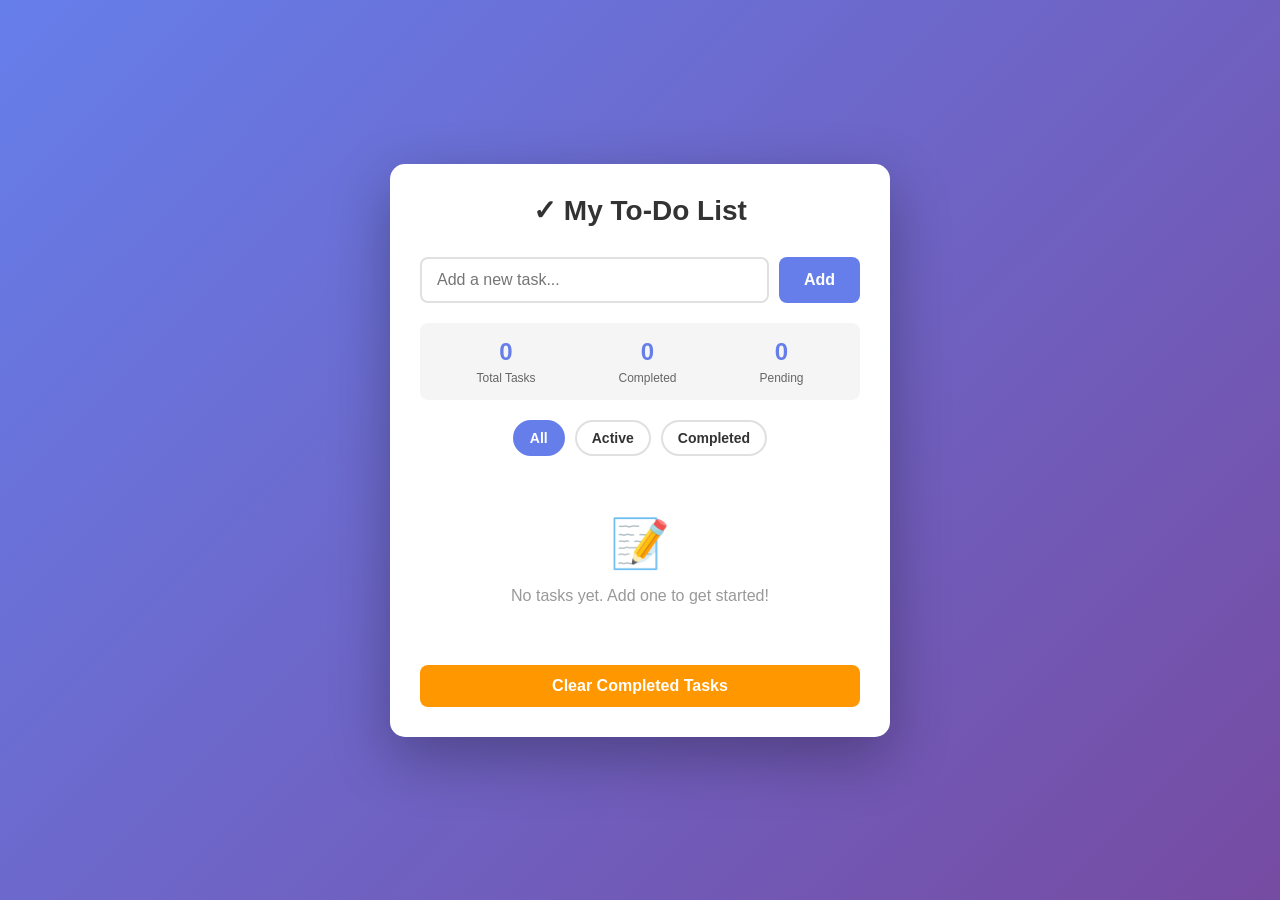
<file: todo.html>
<!DOCTYPE html>
<html lang="en">
<head>
    <meta charset="UTF-8">
    <meta name="viewport" content="width=device-width, initial-scale=1.0">
    <title>To-Do List App</title>
    <style>
        * {
            margin: 0;
            padding: 0;
            box-sizing: border-box;
        }

        body {
            font-family: 'Segoe UI', Tahoma, Geneva, Verdana, sans-serif;
            background: linear-gradient(135deg, #667eea 0%, #764ba2 100%);
            min-height: 100vh;
            display: flex;
            justify-content: center;
            align-items: center;
            padding: 20px;
        }

        .container {
            background: white;
            border-radius: 15px;
            box-shadow: 0 20px 60px rgba(0, 0, 0, 0.3);
            width: 100%;
            max-width: 500px;
            padding: 30px;
        }

        h1 {
            text-align: center;
            color: #333;
            margin-bottom: 30px;
            font-size: 28px;
        }

        .input-container {
            display: flex;
            gap: 10px;
            margin-bottom: 20px;
        }

        input[type="text"] {
            flex: 1;
            padding: 12px 15px;
            border: 2px solid #e0e0e0;
            border-radius: 8px;
            font-size: 16px;
            transition: border-color 0.3s;
        }

        input[type="text"]:focus {
            outline: none;
            border-color: #667eea;
        }

        button {
            padding: 12px 25px;
            background: #667eea;
            color: white;
            border: none;
            border-radius: 8px;
            font-size: 16px;
            font-weight: bold;
            cursor: pointer;
            transition: background 0.3s;
        }

        button:hover {
            background: #5568d3;
        }

        button:active {
            transform: scale(0.98);
        }

        .stats {
            display: flex;
            justify-content: space-around;
            margin-bottom: 20px;
            padding: 15px;
            background: #f5f5f5;
            border-radius: 8px;
        }

        .stat {
            text-align: center;
        }

        .stat-number {
            font-size: 24px;
            font-weight: bold;
            color: #667eea;
        }

        .stat-label {
            font-size: 12px;
            color: #666;
            margin-top: 5px;
        }

        .filter-buttons {
            display: flex;
            gap: 10px;
            margin-bottom: 20px;
            justify-content: center;
        }

        .filter-btn {
            padding: 8px 15px;
            border: 2px solid #e0e0e0;
            background: white;
            color: #333;
            border-radius: 20px;
            cursor: pointer;
            transition: all 0.3s;
            font-size: 14px;
        }

        .filter-btn.active {
            background: #667eea;
            color: white;
            border-color: #667eea;
        }

        .todo-list {
            max-height: 400px;
            overflow-y: auto;
        }

        .todo-item {
            display: flex;
            align-items: center;
            padding: 15px;
            background: #f9f9f9;
            border-radius: 8px;
            margin-bottom: 10px;
            transition: all 0.3s;
            border-left: 4px solid #667eea;
        }

        .todo-item.completed {
            background: #e8f5e9;
            border-left-color: #4caf50;
        }

        .todo-item.completed .todo-text {
            text-decoration: line-through;
            color: #999;
        }

        input[type="checkbox"] {
            width: 20px;
            height: 20px;
            margin-right: 15px;
            cursor: pointer;
            accent-color: #667eea;
        }

        .todo-text {
            flex: 1;
            color: #333;
            word-break: break-word;
        }

        .delete-btn {
            background: #ff6b6b;
            color: white;
            border: none;
            padding: 6px 12px;
            border-radius: 5px;
            cursor: pointer;
            font-size: 14px;
            transition: background 0.3s;
        }

        .delete-btn:hover {
            background: #ee5a52;
        }

        .empty-state {
            text-align: center;
            padding: 40px 20px;
            color: #999;
        }

        .empty-state-icon {
            font-size: 48px;
            margin-bottom: 15px;
        }

        .clear-all-btn {
            width: 100%;
            margin-top: 20px;
            background: #ff9800;
            padding: 12px;
        }

        .clear-all-btn:hover {
            background: #e68900;
        }

        .todo-item.hidden {
            display: none;
        }

        @media (max-width: 480px) {
            .container {
                padding: 20px;
            }

            h1 {
                font-size: 24px;
                margin-bottom: 20px;
            }

            .input-container {
                flex-direction: column;
            }

            button {
                width: 100%;
            }

            .stats {
                flex-direction: column;
                gap: 15px;
            }
        }
    </style>
</head>
<body>
    <div class="container">
        <h1>✓ My To-Do List</h1>

        <div class="input-container">
            <input 
                type="text" 
                id="todoInput" 
                placeholder="Add a new task..."
                autocomplete="off"
            >
            <button onclick="addTodo()">Add</button>
        </div>

        <div class="stats">
            <div class="stat">
                <div class="stat-number" id="totalTodos">0</div>
                <div class="stat-label">Total Tasks</div>
            </div>
            <div class="stat">
                <div class="stat-number" id="completedTodos">0</div>
                <div class="stat-label">Completed</div>
            </div>
            <div class="stat">
                <div class="stat-number" id="pendingTodos">0</div>
                <div class="stat-label">Pending</div>
            </div>
        </div>

        <div class="filter-buttons">
            <button class="filter-btn active" onclick="filterTodos('all')">All</button>
            <button class="filter-btn" onclick="filterTodos('active')">Active</button>
            <button class="filter-btn" onclick="filterTodos('completed')">Completed</button>
        </div>

        <div class="todo-list" id="todoList">
            <div class="empty-state">
                <div class="empty-state-icon">📝</div>
                <p>No tasks yet. Add one to get started!</p>
            </div>
        </div>

        <button class="clear-all-btn" onclick="clearCompleted()">Clear Completed Tasks</button>
    </div>

    <script>
        // Initialize
        let todos = [];
        let currentFilter = 'all';

        // Load from localStorage on page load
        function loadTodos() {
            const saved = localStorage.getItem('todos');
            if (saved) {
                todos = JSON.parse(saved);
            }
            render();
        }

        // Save to localStorage
        function saveTodos() {
            localStorage.setItem('todos', JSON.stringify(todos));
        }

        // Add new todo
        function addTodo() {
            const input = document.getElementById('todoInput');
            const text = input.value.trim();

            if (text === '') {
                alert('Please enter a task!');
                return;
            }

            const todo = {
                id: Date.now(),
                text: text,
                completed: false,
                createdAt: new Date().toLocaleString()
            };

            todos.unshift(todo);
            saveTodos();
            input.value = '';
            input.focus();
            render();
        }

        // Delete todo
        function deleteTodo(id) {
            todos = todos.filter(todo => todo.id !== id);
            saveTodos();
            render();
        }

        // Toggle todo completion
        function toggleTodo(id) {
            const todo = todos.find(t => t.id === id);
            if (todo) {
                todo.completed = !todo.completed;
                saveTodos();
                render();
            }
        }

        // Clear completed todos
        function clearCompleted() {
            if (todos.filter(t => t.completed).length === 0) {
                alert('No completed tasks to clear!');
                return;
            }

            if (confirm('Delete all completed tasks?')) {
                todos = todos.filter(todo => !todo.completed);
                saveTodos();
                render();
            }
        }

        // Filter todos
        function filterTodos(filter) {
            currentFilter = filter;

            document.querySelectorAll('.filter-btn').forEach(btn => {
                btn.classList.remove('active');
            });
            event.target.classList.add('active');

            render();
        }

        // Update statistics
        function updateStats() {
            const total = todos.length;
            const completed = todos.filter(t => t.completed).length;
            const pending = total - completed;

            document.getElementById('totalTodos').textContent = total;
            document.getElementById('completedTodos').textContent = completed;
            document.getElementById('pendingTodos').textContent = pending;
        }

        // Render todos
        function render() {
            const todoList = document.getElementById('todoList');
            updateStats();

            if (todos.length === 0) {
                todoList.innerHTML = `
                    <div class="empty-state">
                        <div class="empty-state-icon">📝</div>
                        <p>No tasks yet. Add one to get started!</p>
                    </div>
                `;
                return;
            }

            let filtered = todos;
            if (currentFilter === 'active') {
                filtered = todos.filter(t => !t.completed);
            } else if (currentFilter === 'completed') {
                filtered = todos.filter(t => t.completed);
            }

            if (filtered.length === 0) {
                todoList.innerHTML = `
                    <div class="empty-state">
                        <div class="empty-state-icon">✨</div>
                        <p>No ${currentFilter} tasks!</p>
                    </div>
                `;
                return;
            }

            todoList.innerHTML = filtered.map(todo => `
                <div class="todo-item ${todo.completed ? 'completed' : ''}">
                    <input 
                        type="checkbox" 
                        ${todo.completed ? 'checked' : ''}
                        onchange="toggleTodo(${todo.id})"
                    >
                    <div class="todo-text">${escapeHtml(todo.text)}</div>
                    <button class="delete-btn" onclick="deleteTodo(${todo.id})">Delete</button>
                </div>
            `).join('');
        }

        // Escape HTML to prevent XSS
        function escapeHtml(text) {
            const div = document.createElement('div');
            div.textContent = text;
            return div.innerHTML;
        }

        // Allow Enter key to add todo
        document.addEventListener('DOMContentLoaded', function() {
            loadTodos();
            document.getElementById('todoInput').addEventListener('keypress', function(e) {
                if (e.key === 'Enter') {
                    addTodo();
                }
            });
        });
    </script>
</body>
</html>
</file>
